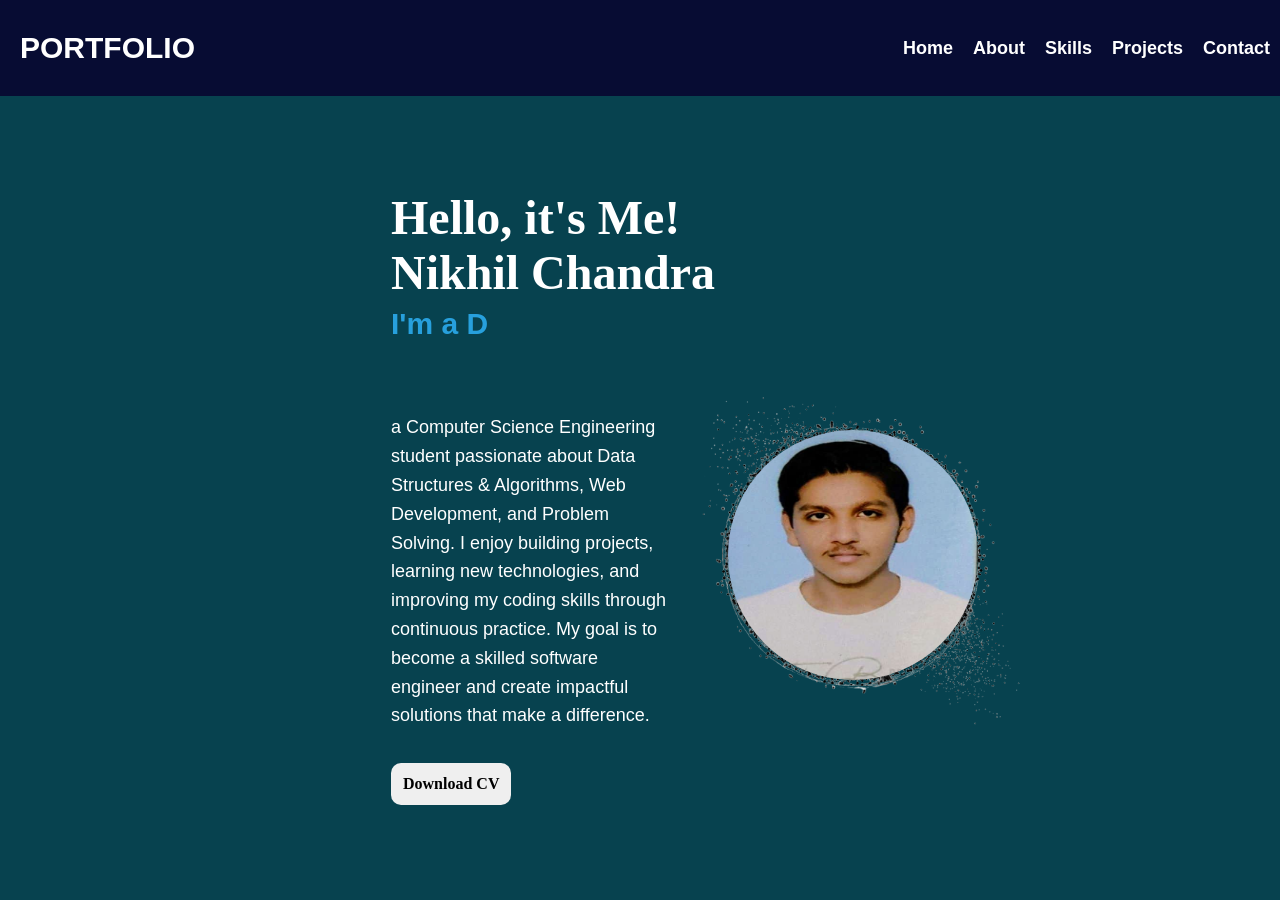
<file: index.html>
<!DOCTYPE html>
<html lang="en">

<head>
    <meta charset="UTF-8">
    <meta name="viewport" content="width=device-width, initial-scale=1.0">
    <title>Nikhil Portfolio</title>
    <link rel="stylesheet" href="home.css">
</head>

<body class="body">

    <header>
        <nav class="navbar">
            <div class="heading">
                <h2>PORTFOLIO</h2>
            </div>
            <a href="index.html" class="nav-link">Home</a>
            <a href="about.html" class="nav-link">About</a>
            <a href="skills.html" class="nav-link">Skills</a>
            <a href="projects.html" class="nav-link">Projects</a>
            <a href="contact.html" class="nav-link">Contact</a>
        </nav>
    </header>
    <div class="first">
        <h1 class="hello">Hello, it's Me!<br>
            Nikhil Chandra<br>
            <span class="developer">I'm a Developer</span>
        </h1>
        <div class="combine">
            <p class="text">a Computer Science Engineering student passionate about Data Structures & Algorithms, Web
                Development, and Problem Solving. I enjoy building projects, learning new technologies, and improving my
                coding skills through continuous practice. My goal is to become a skilled software engineer and create
                impactful solutions that make a difference.
            </p>
            <div class="photo">
                <img src="imgbg.png" alt="Nikhil's Photo">
                <img src="nikhil.jpeg" alt="Nikhil's Photo">
            </div>
        </div>
        <div class="resume">
            <button class="button">Download CV</button>
        </div>
    </div>

    <script src="home.js"></script>
</body>

</html>
</file>
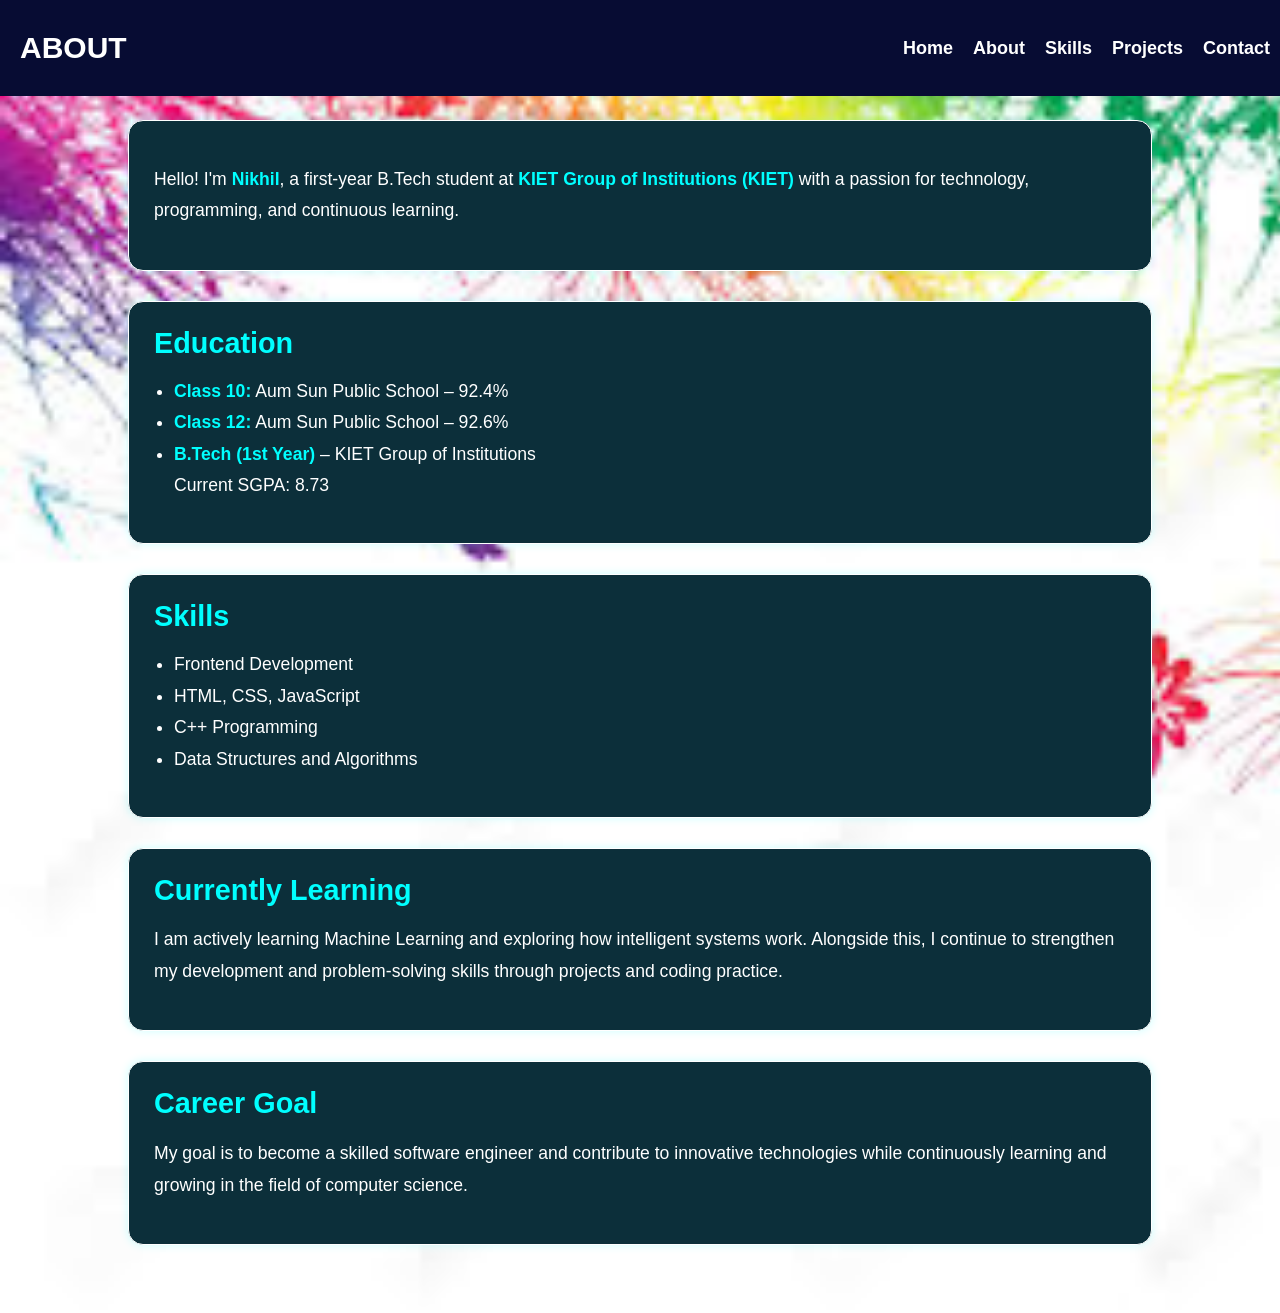
<file: about.html>
<!DOCTYPE html>
<html lang="en">

<head>
    <meta charset="UTF-8">
    <meta name="viewport" content="width=device-width, initial-scale=1.0">
    <title>About Me</title>
    <link href="about.css" rel="stylesheet">
</head>

<body>
    <header>
        <nav class="navbar">
            <div class="heading">
                <h2>ABOUT</h2>
            </div>
            <a href="index.html" class="nav-link">Home</a>
            <a href="about.html" class="nav-link">About</a>
            <a href="skills.html" class="nav-link">Skills</a>
            <a href="projects.html" class="nav-link">Projects</a>
            <a href="contact.html" class="nav-link">Contact</a>
        </nav>
    </header>
    <section id="about">
        <div class="section">
            <p>
                Hello! I'm <strong>Nikhil</strong>, a first-year B.Tech student at
                <strong>KIET Group of Institutions (KIET)</strong> with a passion for
                technology, programming, and continuous learning.
            </p>
        </div>

        <div class="section">
            <h2>Education</h2>
            <ul>
                <li>
                    <strong>Class 10:</strong> Aum Sun Public School – 92.4%
                </li>
                <li>
                    <strong>Class 12:</strong> Aum Sun Public School – 92.6%
                </li>
                <li>
                    <strong>B.Tech (1st Year)</strong> – KIET Group of Institutions<br>
                    Current SGPA: 8.73
                </li>
            </ul>
        </div>

        <div class="section">
            <h2>Skills</h2>
            <ul>
                <li>Frontend Development</li>
                <li>HTML, CSS, JavaScript</li>
                <li>C++ Programming</li>
                <li>Data Structures and Algorithms</li>
            </ul>
        </div>

        <div class="section">
            <h2>Currently Learning</h2>
            <p>
                I am actively learning Machine Learning and exploring how intelligent
                systems work. Alongside this, I continue to strengthen my development
                and problem-solving skills through projects and coding practice.
            </p>
        </div>

        <div class="section">
            <h2>Career Goal</h2>
            <p>
                My goal is to become a skilled software engineer and contribute to
                innovative technologies while continuously learning and growing in
                the field of computer science.
            </p>
        </div>

    </section>
</body>

</html>
```
</file>
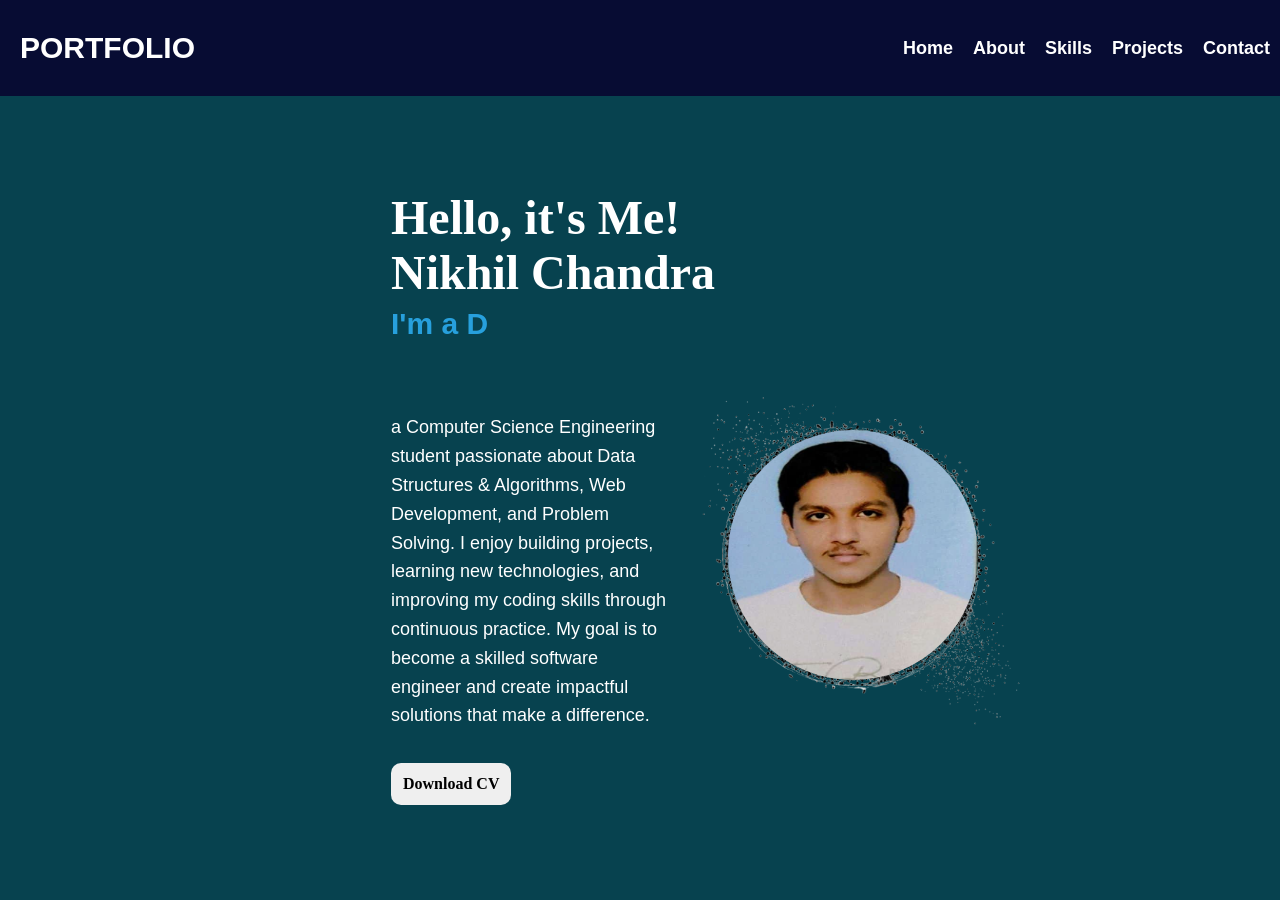
<file: home.html>
<!DOCTYPE html>
<html lang="en">

<head>
    <meta charset="UTF-8">
    <meta name="viewport" content="width=device-width, initial-scale=1.0">
    <title>Nikhil Portfolio</title>
    <link rel="stylesheet" href="home.css">
</head>

<body class="body">

    <header>
        <nav class="navbar">
            <div class="heading">
                <h2>PORTFOLIO</h2>
            </div>
            <a href="home.html" class="nav-link">Home</a>
            <a href="about.html" class="nav-link">About</a>
            <a href="skills.html" class="nav-link">Skills</a>
            <a href="projects.html" class="nav-link">Projects</a>
            <a href="contact.html" class="nav-link">Contact</a>
        </nav>
    </header>
    <div class="first">
        <h1 class="hello">Hello, it's Me!<br>
            Nikhil Chandra<br>
            <span class="developer">I'm a Developer</span>
        </h1>
        <div class="combine">
            <p class="text">a Computer Science Engineering student passionate about Data Structures & Algorithms, Web
                Development, and Problem Solving. I enjoy building projects, learning new technologies, and improving my
                coding skills through continuous practice. My goal is to become a skilled software engineer and create
                impactful solutions that make a difference.
            </p>
            <div class="photo">
                <img src="imgbg.png" alt="Nikhil's Photo">
                <img src="nikhil.jpeg" alt="Nikhil's Photo">
            </div>
        </div>
        <div class="resume">
            <button class="button">Download CV</button>
        </div>
    </div>

    <script src="home.js"></script>
</body>

</html>
</file>
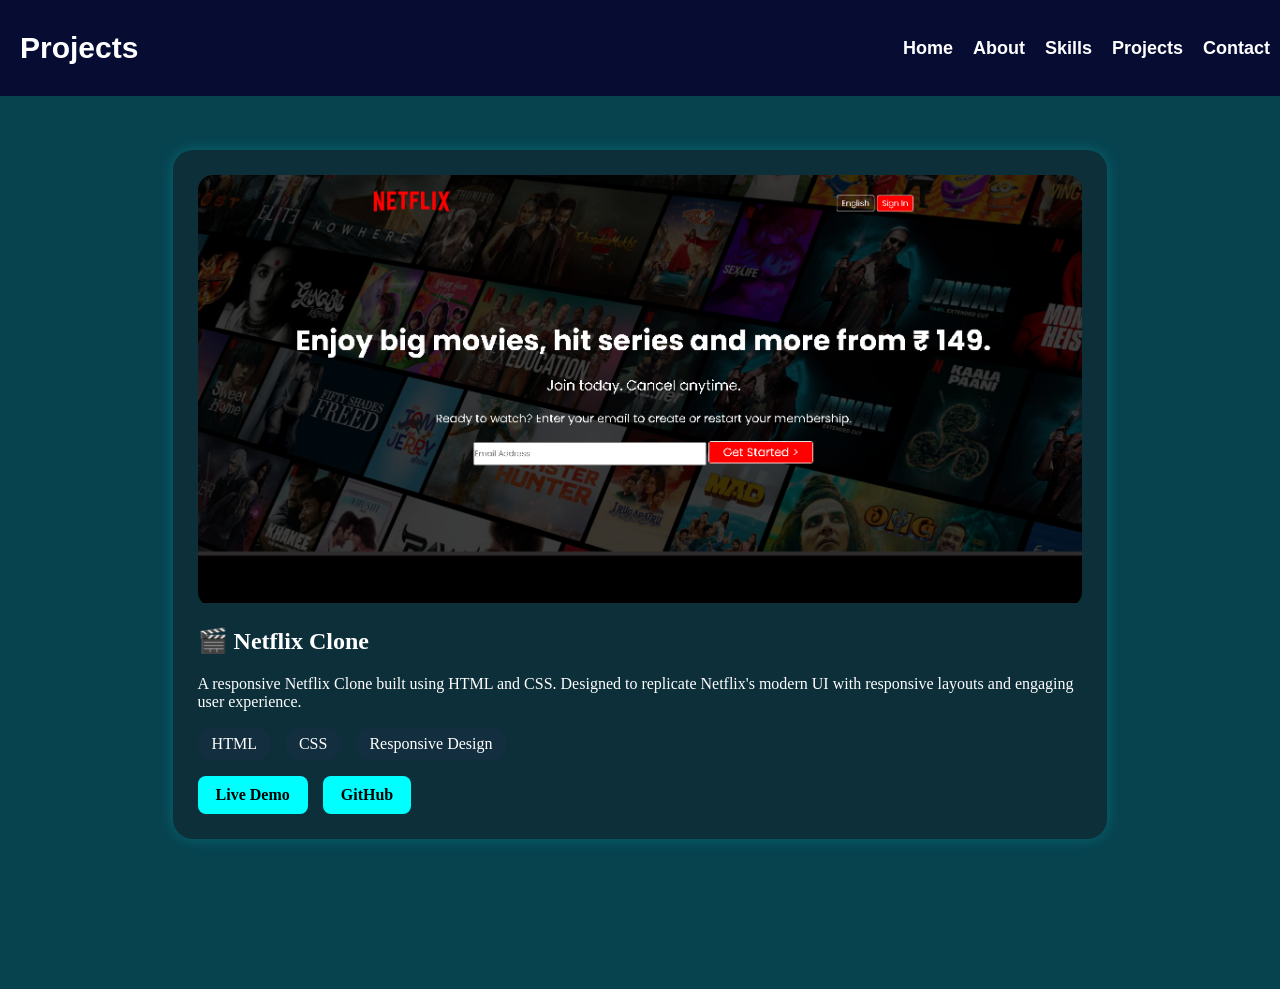
<file: projects.html>
<!DOCTYPE html>
<html lang="en">
<head>
    <meta charset="UTF-8">
    <meta name="viewport" content="width=device-width, initial-scale=1.0">
    <title>Document</title>
    <link rel="stylesheet" href="project.css">
</head>
<body>
    <header>
        <nav class="navbar">
            <div class="heading">
                <h2>Projects </h2>
            </div>
            <a href="index.html" class="nav-link">Home</a>
            <a href="about.html" class="nav-link">About</a>
            <a href="skills.html" class="nav-link">Skills</a>
            <a href="projects.html" class="nav-link">Projects</a>
            <a href="contact.html" class="nav-link">Contact</a>
        </nav>
    </header>
    <div class="project-card">

    <div class="slider">
        <img id="slide" src="netflix.png" alt="Netflix Clone">
    </div>

    <h2>🎬 Netflix Clone</h2>

    <p>
        A responsive Netflix Clone built using HTML and CSS.
        Designed to replicate Netflix's modern UI with responsive layouts
        and engaging user experience.
    </p>

    <div class="tech">
        <span>HTML</span>
        <span>CSS</span>
        <span>Responsive Design</span>
    </div>

    <div class="project-buttons">
        <a href="https://n74nikhil.github.io/frontend_project/"
           target="_blank"
           class="btn">
            Live Demo
        </a>

        <a href="https://github.com/n74nikhil/frontend_project"
           target="_blank"
           class="btn">
            GitHub
        </a>
    </div>

</div>
    <script src="project.js"></script> 
</body>
</html>
</file>
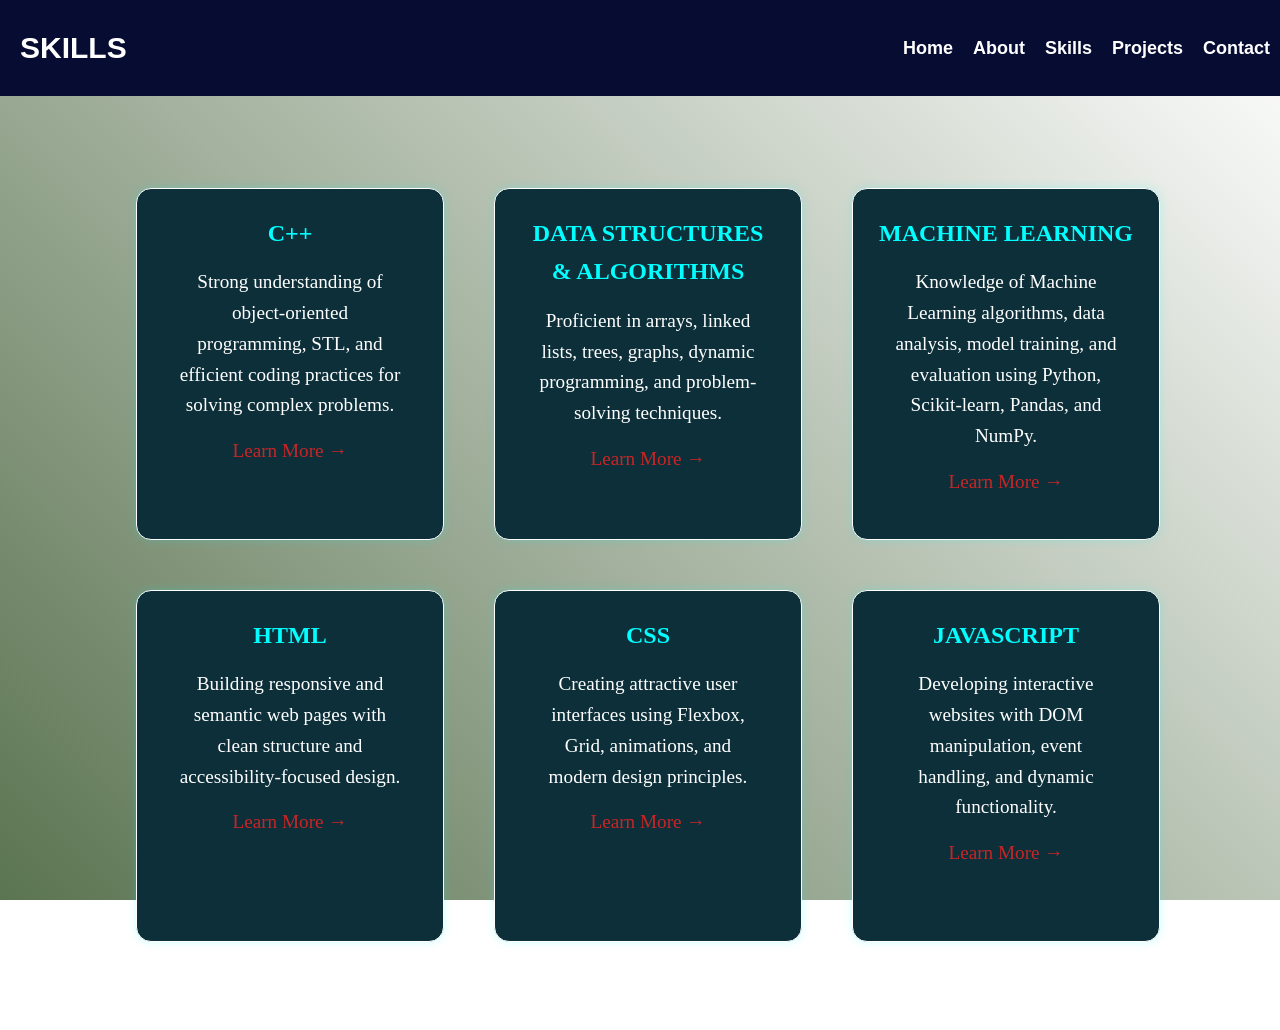
<file: skills.html>
<!DOCTYPE html>
<html lang="en">

<head>
    <meta charset="UTF-8">
    <meta name="viewport" content="width=device-width, initial-scale=1.0">
    <title>Document</title>
    <link href="skills.css" rel="stylesheet">
</head>

<body>
    <header>
        <nav class="navbar">
            <div class="heading">
                <h2>SKILLS</h2>
            </div>
            <a href="index.html" class="nav-link">Home</a>
            <a href="about.html" class="nav-link">About</a>
            <a href="skills.html" class="nav-link">Skills</a>
            <a href="projects.html" class="nav-link">Projects</a>
            <a href="contact.html" class="nav-link">Contact</a>
        </nav>
    </header>
    <section id="skills">

        <div class="skills-container">

            <div class="skill-card">
                <h3>C++</h3>
                <p>
                    Strong understanding of object-oriented programming,
                    STL, and efficient coding practices for solving
                    complex problems.
                </p>
                <a href="https://cplusplus.com/doc/tutorial/" target="_blank" class="skill-link">
                    Learn More →
                </a>

            </div>

            <div class="skill-card">
                <h3>Data Structures & Algorithms</h3>
                <p>
                    Proficient in arrays, linked lists, trees, graphs,
                    dynamic programming, and problem-solving techniques.
                </p>
                <a href="https://www.geeksforgeeks.org/data-structures/" target="_blank" class="skill-link">
                    Learn More →
                </a>

            </div>

            <div class="skill-card">
                <h3>MACHINE LEARNING</h3>
                <p>
                    Knowledge of Machine Learning algorithms, data analysis, model training,
                    and evaluation using Python, Scikit-learn, Pandas, and NumPy.
                </p>
                <a href="https://developers.google.com/machine-learning/crash-course" target="_blank" class="skill-link">
                    Learn More →
                </a>
            </div>

            <div class="skill-card">
                <h3>HTML</h3>
                <p>
                    Building responsive and semantic web pages with clean
                    structure and accessibility-focused design.
                </p>
                <a href="https://developer.mozilla.org/en-US/docs/Web/HTML" target="_blank" class="skill-link">
                    Learn More →
                </a>
            </div>

            <div class="skill-card">
                <h3>CSS</h3>
                <p>
                    Creating attractive user interfaces using Flexbox,
                    Grid, animations, and modern design principles.
                </p>
                <a href="https://developer.mozilla.org/en-US/docs/Web/CSS" target="_blank" class="skill-link">
                    Learn More →
                </a>
            </div>

            <div class="skill-card">
                <h3>JavaScript</h3>
                <p>
                    Developing interactive websites with DOM manipulation,
                    event handling, and dynamic functionality.
                </p>
                <a href="https://developer.mozilla.org/en-US/docs/Web/JavaScript" target="_blank" class="skill-link">
                    Learn More →
                </a>
            </div>

        </div>
    </section>

</body>

</html>
</file>
<file: home.css>
.body{
     background-color: #07424f;
}
.navbar{
    display: flex;
    align-items: center;
    padding: 0px 0px;
    justify-content: flex-end;
    font-family: Arial, sans-serif;
    font-size: 18px;
    font-weight: bold;
    background-color: #070c33;
    position: fixed;
    width: 100%;
    top: 0;
    left: 0;
    height:96px ;
}
.navbar .heading{
    font-size: 20px;
    font-weight: bold;
    color: #ffffff;
    margin: 10px 20px;
    display: flex;
    margin-right: auto;
    justify-content: flex-start;
}
.nav-link{
    padding: 5px 10px;
    text-decoration: none;
    color: #ffffff;
}
.first{
    margin-top: 150px;
    margin-left: 383px;
    align-items: center;
    position: absolute;
    margin-right: 326px;
}
.text{
    font-family: Arial, sans-serif;
    font-size: 18px;
    color: #ffffff;
    line-height: 1.6;
    display: flex;
    justify-content: center;
    width:50%;
    animation: fadeUp 2s ease-in-out;
}

@keyframes fadeUp{
    from{
        opacity: 0;
        transform: translateY(50px);
    }
    to{
        opacity: 1;
        transform: translateY(0);
    }
}

.developer{
    font-family: Arial, sans-serif;
    font-size: 30px;
    color: #2bacede5 ;
    line-height: 1.6;
    display: flex;
}
.photo{
    display: flex;
    justify-content: center;
    height:383px ;
    width:276px ;
    position: relative;
    animation: fadeUp 2s ease-in-out;
}

@keyframes fadeUp{
    from{
        opacity: 0;
        transform: translateY(50px);
    }
    to{
        opacity: 1;
        transform: translateY(0);
    }
}


.photo img:first-child{
    position: absolute;
    width: 350px;
    height: 350px;
    top: 0;
    left: 0;
    z-index: 1;
}

.photo img:last-child{
    position: absolute;
    width: 250px;
    height: 250px;
    top: 50px;
    left: 50px;
    border-radius: 50%;
    z-index: 2;
}

.combine{
    display: flex;
    justify-content: flex-start;
    align-items: center;
}

.photo{
    margin-left: auto;
}
.hello{
    align-items: center;
    font-size: -webkit-xxx-large;
    color: #ffffff;
}
.nav-link:hover{
    color: #b2b2c1;
    transform: translateY(-2px);
}

.button{
    border: #ffffff;
    padding: 12px;
    font-size: medium;
    font-family: revert-rule;
    font-weight: bold;
    border-radius: 10px;
    align-items: center;
}

.button:hover{
    cursor: pointer;
    transform: translateY(-10px);

}
</file>
<file: about.css>
.navbar{
    display: flex;
    align-items: center;
    padding: 0px 0px;
    justify-content: flex-end;
    font-family: Arial, sans-serif;
    font-size: 18px;
    font-weight: bold;
    background-color: #070c33;
    width: 100%;
    top: 0;
    left: 0;
    position: absolute ;
    height:96px ;
}

.navbar .heading{
    font-size: 20px;
    font-weight: bold;
    color: #ffffff;
    margin: 10px 20px;
    display: flex;
    margin-right: auto;
    justify-content: flex-start;
}

.nav-link{
    padding: 5px 10px;
    text-decoration: none;
    color: #ffffff;
}

body {
    background: url("about_bg.jpg") ;
    background-size: cover;
    color: white;
    font-family: Arial, sans-serif;
    margin: 0;
}

#about {
    width: 80%;
    margin: 120px auto 50px;
}

#about h1 {
    text-align: center;
    font-size: 3rem;
    color: cyan;
    margin-bottom: 40px;
}

.section {
    background: #0c2f3a;
    border: 1px solid white;
    border-radius: 15px;
    padding: 25px;
    margin-bottom: 30px;
    box-shadow: 0 0 10px rgba(0, 255, 255, 0.2);
    transition: 0.3s;
}

.section:hover {
    transform: translateY(-5px);
    box-shadow: 0 0 20px cyan;
}

.section h2 {
    color: cyan;
    margin-top: 0;
    margin-bottom: 15px;
    font-size: 1.8rem;
}

.section p,
.section li {
    font-size: 1.1rem;
    line-height: 1.8;
}

.section ul {
    padding-left: 20px;
}

strong {
    color: cyan;
}

@media (max-width: 768px) {
    #about {
        width: 95%;
    }

    #about h1 {
        font-size: 2.2rem;
    }

    .section h2 {
        font-size: 1.5rem;
    }

    .section p,
    .section li {
        font-size: 1rem;
    }
}
</file>
<file: project.css>
body {
    background-color: #07424f;
}

.navbar {
    display: flex;
    align-items: center;
    padding: 0px 0px;
    justify-content: flex-end;
    font-family: Arial, sans-serif;
    font-size: 18px;
    font-weight: bold;
    background-color: #070c33;
    width: 100%;
    top: 0;
    left: 0;
    position: absolute;
    height: 96px;
}

.navbar .heading {
    font-size: 20px;
    font-weight: bold;
    color: #ffffff;
    margin: 10px 20px;
    display: flex;
    margin-right: auto;
    justify-content: flex-start;
}

.nav-link {
    padding: 5px 10px;
    text-decoration: none;
    color: #ffffff;
}

.slider {
    width: 100%;
    height: 100%;
    overflow: hidden;
    border-radius: 15px;
    margin-bottom: 20px;
}

.slider img {
    width: 100%;
    height: 100%;
    object-fit: cover;
}

.project-buttons {
    display: flex;
    gap: 15px;
    margin-top: 15px;
}

.btn {
    text-decoration: none;
    padding: 10px 18px;
    background: cyan;
    color: black;
    border-radius: 8px;
    font-weight: bold;
}

.tech {
    margin: 15px 0;
}

.tech span {
    display: inline-block;
    background: #132f3f;
    padding: 8px 14px;
    border-radius: 20px;
    margin-right: 10px;
}

.project-card {
    width: 70%;
    margin: 150px auto;
    background: #0c2f3a;
    padding: 25px;
    border-radius: 20px;
    color: white;
    box-shadow: 0 0 15px rgba(0, 255, 255, 0.2);
}

.project-card:hover {
    box-shadow: 0 0 25px cyan;
}
</file>
<file: skills.css>
body {
    background: linear-gradient(45deg, #5b7451, transparent);
    background-repeat: no-repeat;
    background-attachment: fixed;
    width: 100%;
}

#skills {
    padding: 80px 10%;
    color: white;
    display: inline-flex;
    flex-direction: column;
    margin-top: 100px;
}

#skills h2 {
    text-align: center;
    font-size: 3rem;
    margin-bottom: 40px;
}

.skills-container {
    display: grid;
    grid-template-columns: repeat(3, 1fr);
    gap: 50px;
    justify-content: space-around;
    align-items: center;
}

.navbar {
    display: flex;
    align-items: center;
    padding: 0px 0px;
    justify-content: flex-end;
    font-family: Arial, sans-serif;
    font-size: 18px;
    font-weight: bold;
    background-color: #070c33;
    width: 100%;
    top: 0;
    left: 0;
    position: absolute;
    height: 96px;
}

.navbar .heading {
    font-size: 20px;
    font-weight: bold;
    color: #ffffff;
    margin: 10px 20px;
    display: flex;
    margin-right: auto;
    justify-content: flex-start;
}

.nav-link {
    padding: 5px 10px;
    text-decoration: none;
    color: #ffffff;
}

.skill-card {
    background: #0c2f3a;
    padding: 25px;
    border-radius: 15px;
    border: 1px solid rgb(255, 255, 255);
    text-align: center;
    font-size: 1.2rem;
    line-height: 1.6;
    transition: 0.3s;
    height: 300px;
    box-shadow: 0 0 10px rgba(0, 255, 255, 0.2);
}

p {
    animation: fadeIn 0.8s ease-in-out;
    margin: 15px;
}

@keyframes fadeIn {
    from {
        opacity: 0;
        transform: translateY(50px);
    }

    to {
        opacity: 1;
        transform: translateY(0);
    }
}

.skill-card:hover {
    transform: translateY(-10px);
    box-shadow: 0 0 20px cyan;
}

.skill-card h3 {
    color: cyan;
    text-transform: uppercase;
    font-weight: bold;
    font-size: 1.5rem;
    margin-bottom: 10px;
    margin-top: 0;
}

a {
    color: rgb(201, 37, 37);
    text-decoration: none;
}


@media (max-width: 1209px) {

    .navbar {
        font-size: x-small;
    }

    .skills-container {
        grid-template-columns: 1fr;
        gap: 30px;
    }

    .skills-container {
        display: grid;
        gap: 50px;
        width: fit-content;
    }

    .skill-card h3 {
        color: cyan;
        text-transform: uppercase;
        font-weight: bold;
        font-size: 0.6 rem;
        margin-bottom: 3px;
        margin-top: 0;
    }

    p {
        animation: fadeIn 0.2s ease-in-out;
        margin: 15px;
        font-size: x-small;
    }

    #skills {
        padding: 80px 5%;
    }

    #skills h2 {
        font-size: 2.2rem;
    }

    .skill-card {
        height: auto;
    }
}
</file>
